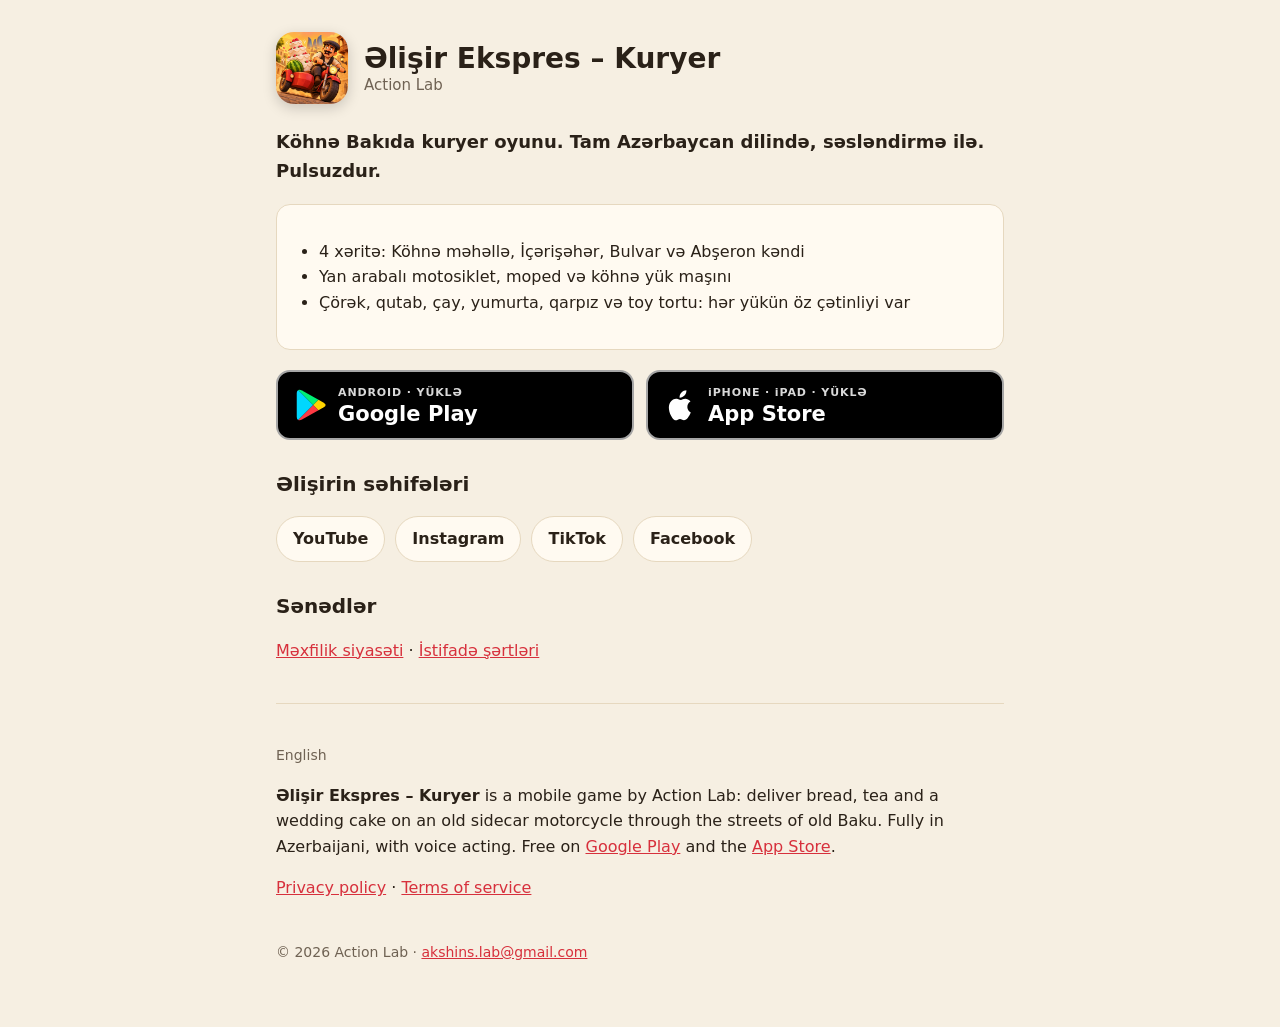
<file: index.html>
<!doctype html>
<html lang="az">
<head>
<meta charset="utf-8">
<meta name="viewport" content="width=device-width, initial-scale=1">
<title>Əlişir Ekspres – Kuryer</title>
<meta name="description" content="Köhnə Bakıda kuryer oyunu. Tam Azərbaycan dilində, səsləndirmə ilə. Pulsuzdur. Action Lab oyunu.">
<link rel="icon" href="icon.png">
<link rel="stylesheet" href="style.css?v=2">
</head>
<body>
<main>
  <header>
    <img src="icon.png" alt="Əlişir Ekspres oyununun ikonu">
    <h1>Əlişir Ekspres – Kuryer<small>Action Lab</small></h1>
  </header>

  <p class="lead">Köhnə Bakıda kuryer oyunu. Tam Azərbaycan dilində, səsləndirmə ilə. Pulsuzdur.</p>
  <div class="card">
    <ul>
      <li>4 xəritə: Köhnə məhəllə, İçərişəhər, Bulvar və Abşeron kəndi</li>
      <li>Yan arabalı motosiklet, moped və köhnə yük maşını</li>
      <li>Çörək, qutab, çay, yumurta, qarpız və toy tortu: hər yükün öz çətinliyi var</li>
    </ul>
  </div>

  <div class="stores">
    <a class="store" href="https://play.google.com/store/apps/details?id=az.actionlab.elisir.kuryer.oyunu">
      <svg viewBox="0 0 40 44" width="30" height="34" aria-hidden="true"><path d="M3 2 L23 22 L3 42 Q1 41 1 38 V6 Q1 3 3 2Z" fill="#00d7fe"/><path d="M3 2 Q5 1 8 2.6 L30 15 L23 22Z" fill="#00f076"/><path d="M3 42 Q5 43 8 41.4 L30 29 L23 22Z" fill="#ff3a44"/><path d="M30 15 L37 19 Q39.5 20.5 39.5 22 Q39.5 23.5 37 25 L30 29 L23 22Z" fill="#ffd400"/></svg>
      <span><small>ANDROID · YÜKLƏ</small><b>Google Play</b></span>
    </a>
    <a class="store" href="https://apps.apple.com/app/id6831597069">
      <svg viewBox="0 0 40 48" width="30" height="34" aria-hidden="true"><path fill="#fff" d="M27.6 3.2c.3 3-1 5.7-2.7 7.5-1.8 1.9-4.4 3.2-6.9 3-.3-2.8 1-5.7 2.7-7.4 1.8-1.9 4.7-3.1 6.9-3.1zM33.8 34.6c-1.4 3.1-2.1 4.5-3.9 7.2-2.5 3.8-6.1 4.2-8.2 2.9-2.3-1.4-3.9-1.4-6.3 0-2.3 1.4-5.3 1-7.6-2.5C2.4 34.4 1.4 25.2 4.9 20.1 7.4 16.5 11.3 14.9 14 15.3c2.3.3 3.9 1.7 5.7 1.7 1.8 0 3.5-1.7 6.4-1.7 2.4 0 5.3 1.3 7.3 3.9-6.4 3.5-5.4 12.7.4 15.4z"/></svg>
      <span><small>iPHONE · iPAD · YÜKLƏ</small><b>App Store</b></span>
    </a>
  </div>

  <h2>Əlişirin səhifələri</h2>
  <div class="links">
    <a href="https://www.youtube.com/@elisir.ekspres">YouTube</a>
    <a href="https://www.instagram.com/elisir.ekspres/">Instagram</a>
    <a href="https://www.tiktok.com/@elisir.ekspres">TikTok</a>
    <a href="https://www.facebook.com/profile.php?id=61596344071146">Facebook</a>
  </div>

  <h2>Sənədlər</h2>
  <p><a href="privacy.html">Məxfilik siyasəti</a> · <a href="terms.html">İstifadə şərtləri</a></p>

  <hr>
  <p class="lang">English</p>
  <p><b>Əlişir Ekspres – Kuryer</b> is a mobile game by Action Lab: deliver bread, tea and a wedding cake on an old sidecar motorcycle through the streets of old Baku. Fully in Azerbaijani, with voice acting. Free on <a href="https://play.google.com/store/apps/details?id=az.actionlab.elisir.kuryer.oyunu">Google Play</a> and the <a href="https://apps.apple.com/app/id6831597069">App Store</a>.</p>
  <p><a href="privacy.html#en">Privacy policy</a> · <a href="terms.html#en">Terms of service</a></p>

  <footer>© 2026 Action Lab · <a href="mailto:akshins.lab@gmail.com">akshins.lab@gmail.com</a></footer>
</main>
</body>
</html>
</file>
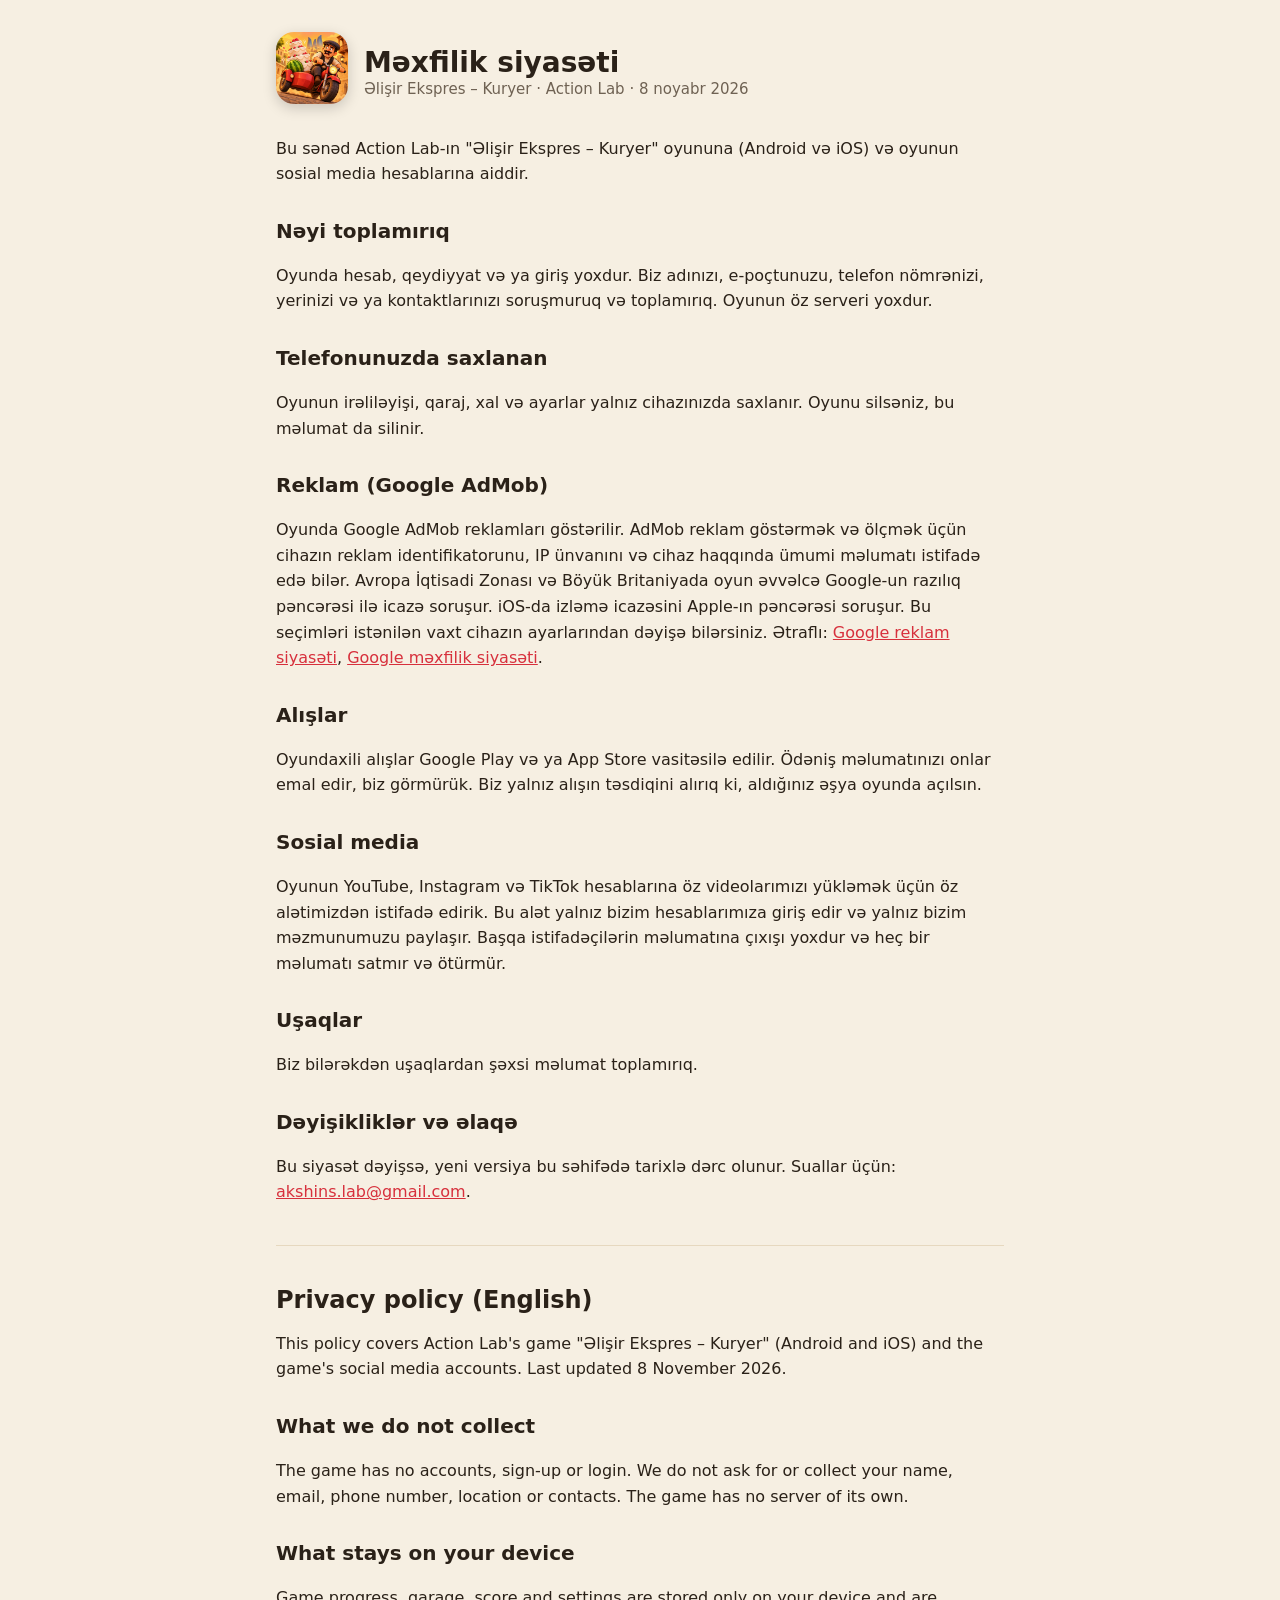
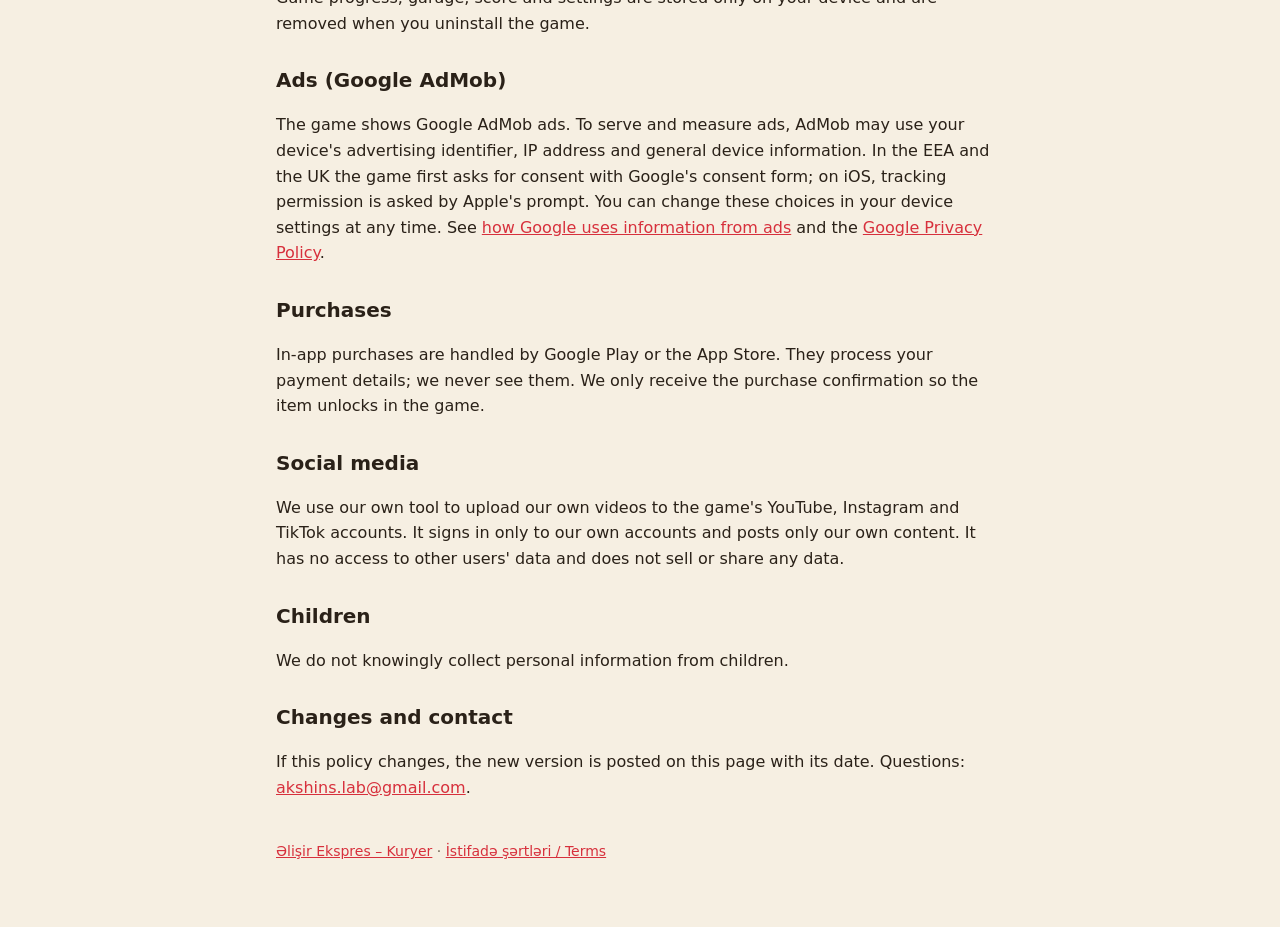
<file: privacy.html>
<!doctype html>
<html lang="az">
<head>
<meta charset="utf-8">
<meta name="viewport" content="width=device-width, initial-scale=1">
<title>Məxfilik siyasəti – Əlişir Ekspres</title>
<link rel="icon" href="icon.png">
<link rel="stylesheet" href="style.css">
</head>
<body>
<main>
  <header>
    <a href="index.html"><img src="icon.png" alt="Əlişir Ekspres"></a>
    <h1>Məxfilik siyasəti<small>Əlişir Ekspres – Kuryer · Action Lab · 8 noyabr 2026</small></h1>
  </header>

  <p>Bu sənəd Action Lab-ın "Əlişir Ekspres – Kuryer" oyununa (Android və iOS) və oyunun sosial media hesablarına aiddir.</p>

  <h2>Nəyi toplamırıq</h2>
  <p>Oyunda hesab, qeydiyyat və ya giriş yoxdur. Biz adınızı, e-poçtunuzu, telefon nömrənizi, yerinizi və ya kontaktlarınızı soruşmuruq və toplamırıq. Oyunun öz serveri yoxdur.</p>

  <h2>Telefonunuzda saxlanan</h2>
  <p>Oyunun irəliləyişi, qaraj, xal və ayarlar yalnız cihazınızda saxlanır. Oyunu silsəniz, bu məlumat da silinir.</p>

  <h2>Reklam (Google AdMob)</h2>
  <p>Oyunda Google AdMob reklamları göstərilir. AdMob reklam göstərmək və ölçmək üçün cihazın reklam identifikatorunu, IP ünvanını və cihaz haqqında ümumi məlumatı istifadə edə bilər. Avropa İqtisadi Zonası və Böyük Britaniyada oyun əvvəlcə Google-un razılıq pəncərəsi ilə icazə soruşur. iOS-da izləmə icazəsini Apple-ın pəncərəsi soruşur. Bu seçimləri istənilən vaxt cihazın ayarlarından dəyişə bilərsiniz. Ətraflı: <a href="https://policies.google.com/technologies/ads">Google reklam siyasəti</a>, <a href="https://policies.google.com/privacy">Google məxfilik siyasəti</a>.</p>

  <h2>Alışlar</h2>
  <p>Oyundaxili alışlar Google Play və ya App Store vasitəsilə edilir. Ödəniş məlumatınızı onlar emal edir, biz görmürük. Biz yalnız alışın təsdiqini alırıq ki, aldığınız əşya oyunda açılsın.</p>

  <h2>Sosial media</h2>
  <p>Oyunun YouTube, Instagram və TikTok hesablarına öz videolarımızı yükləmək üçün öz alətimizdən istifadə edirik. Bu alət yalnız bizim hesablarımıza giriş edir və yalnız bizim məzmunumuzu paylaşır. Başqa istifadəçilərin məlumatına çıxışı yoxdur və heç bir məlumatı satmır və ötürmür.</p>

  <h2>Uşaqlar</h2>
  <p>Biz bilərəkdən uşaqlardan şəxsi məlumat toplamırıq.</p>

  <h2>Dəyişikliklər və əlaqə</h2>
  <p>Bu siyasət dəyişsə, yeni versiya bu səhifədə tarixlə dərc olunur. Suallar üçün: <a href="mailto:akshins.lab@gmail.com">akshins.lab@gmail.com</a>.</p>

  <hr>
  <h1 id="en" style="font-size:24px">Privacy policy (English)</h1>
  <p>This policy covers Action Lab's game "Əlişir Ekspres – Kuryer" (Android and iOS) and the game's social media accounts. Last updated 8 November 2026.</p>
  <h2>What we do not collect</h2>
  <p>The game has no accounts, sign-up or login. We do not ask for or collect your name, email, phone number, location or contacts. The game has no server of its own.</p>
  <h2>What stays on your device</h2>
  <p>Game progress, garage, score and settings are stored only on your device and are removed when you uninstall the game.</p>
  <h2>Ads (Google AdMob)</h2>
  <p>The game shows Google AdMob ads. To serve and measure ads, AdMob may use your device's advertising identifier, IP address and general device information. In the EEA and the UK the game first asks for consent with Google's consent form; on iOS, tracking permission is asked by Apple's prompt. You can change these choices in your device settings at any time. See <a href="https://policies.google.com/technologies/ads">how Google uses information from ads</a> and the <a href="https://policies.google.com/privacy">Google Privacy Policy</a>.</p>
  <h2>Purchases</h2>
  <p>In-app purchases are handled by Google Play or the App Store. They process your payment details; we never see them. We only receive the purchase confirmation so the item unlocks in the game.</p>
  <h2>Social media</h2>
  <p>We use our own tool to upload our own videos to the game's YouTube, Instagram and TikTok accounts. It signs in only to our own accounts and posts only our own content. It has no access to other users' data and does not sell or share any data.</p>
  <h2>Children</h2>
  <p>We do not knowingly collect personal information from children.</p>
  <h2>Changes and contact</h2>
  <p>If this policy changes, the new version is posted on this page with its date. Questions: <a href="mailto:akshins.lab@gmail.com">akshins.lab@gmail.com</a>.</p>

  <footer><a href="index.html">Əlişir Ekspres – Kuryer</a> · <a href="terms.html">İstifadə şərtləri / Terms</a></footer>
</main>
</body>
</html>
</file>
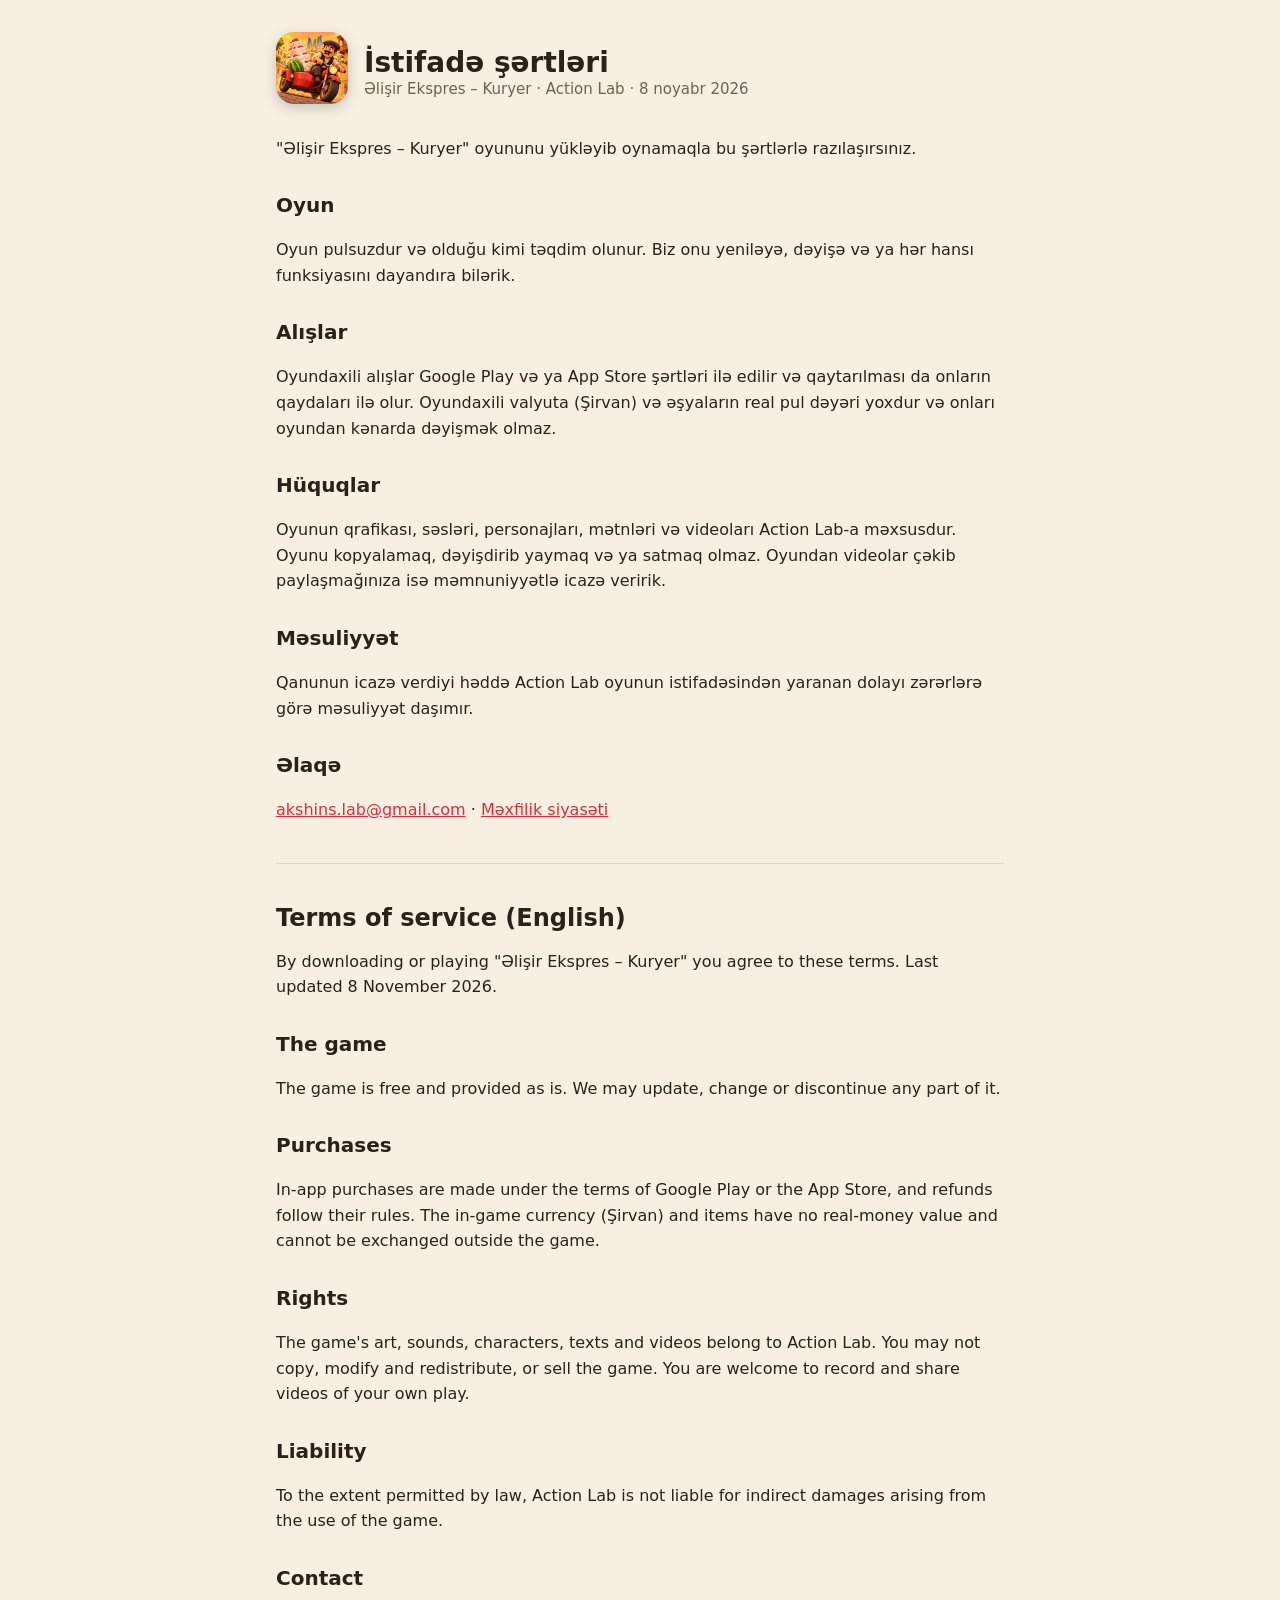
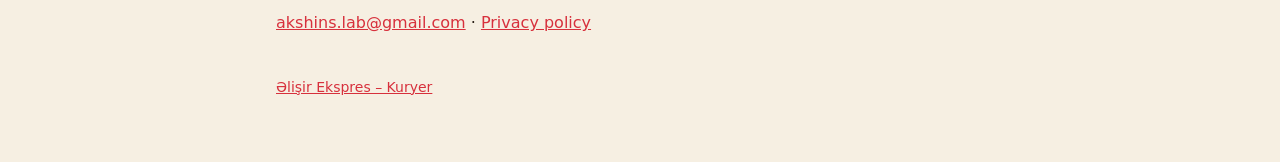
<file: terms.html>
<!doctype html>
<html lang="az">
<head>
<meta charset="utf-8">
<meta name="viewport" content="width=device-width, initial-scale=1">
<title>İstifadə şərtləri – Əlişir Ekspres</title>
<link rel="icon" href="icon.png">
<link rel="stylesheet" href="style.css">
</head>
<body>
<main>
  <header>
    <a href="index.html"><img src="icon.png" alt="Əlişir Ekspres"></a>
    <h1>İstifadə şərtləri<small>Əlişir Ekspres – Kuryer · Action Lab · 8 noyabr 2026</small></h1>
  </header>

  <p>"Əlişir Ekspres – Kuryer" oyununu yükləyib oynamaqla bu şərtlərlə razılaşırsınız.</p>
  <h2>Oyun</h2>
  <p>Oyun pulsuzdur və olduğu kimi təqdim olunur. Biz onu yeniləyə, dəyişə və ya hər hansı funksiyasını dayandıra bilərik.</p>
  <h2>Alışlar</h2>
  <p>Oyundaxili alışlar Google Play və ya App Store şərtləri ilə edilir və qaytarılması da onların qaydaları ilə olur. Oyundaxili valyuta (Şirvan) və əşyaların real pul dəyəri yoxdur və onları oyundan kənarda dəyişmək olmaz.</p>
  <h2>Hüquqlar</h2>
  <p>Oyunun qrafikası, səsləri, personajları, mətnləri və videoları Action Lab-a məxsusdur. Oyunu kopyalamaq, dəyişdirib yaymaq və ya satmaq olmaz. Oyundan videolar çəkib paylaşmağınıza isə məmnuniyyətlə icazə veririk.</p>
  <h2>Məsuliyyət</h2>
  <p>Qanunun icazə verdiyi həddə Action Lab oyunun istifadəsindən yaranan dolayı zərərlərə görə məsuliyyət daşımır.</p>
  <h2>Əlaqə</h2>
  <p><a href="mailto:akshins.lab@gmail.com">akshins.lab@gmail.com</a> · <a href="privacy.html">Məxfilik siyasəti</a></p>

  <hr>
  <h1 id="en" style="font-size:24px">Terms of service (English)</h1>
  <p>By downloading or playing "Əlişir Ekspres – Kuryer" you agree to these terms. Last updated 8 November 2026.</p>
  <h2>The game</h2>
  <p>The game is free and provided as is. We may update, change or discontinue any part of it.</p>
  <h2>Purchases</h2>
  <p>In-app purchases are made under the terms of Google Play or the App Store, and refunds follow their rules. The in-game currency (Şirvan) and items have no real-money value and cannot be exchanged outside the game.</p>
  <h2>Rights</h2>
  <p>The game's art, sounds, characters, texts and videos belong to Action Lab. You may not copy, modify and redistribute, or sell the game. You are welcome to record and share videos of your own play.</p>
  <h2>Liability</h2>
  <p>To the extent permitted by law, Action Lab is not liable for indirect damages arising from the use of the game.</p>
  <h2>Contact</h2>
  <p><a href="mailto:akshins.lab@gmail.com">akshins.lab@gmail.com</a> · <a href="privacy.html#en">Privacy policy</a></p>

  <footer><a href="index.html">Əlişir Ekspres – Kuryer</a></footer>
</main>
</body>
</html>
</file>
<file: style.css>
:root{--bg:#f6efe2;--card:#fffaf1;--ink:#2a2118;--muted:#6f6253;--accent:#d7303c;--gold:#e0a21f;--line:#e6d8bf}
@media (prefers-color-scheme:dark){:root{--bg:#17130f;--card:#221c16;--ink:#f1e6cc;--muted:#b6a68c;--accent:#ff5a63;--gold:#ffc23a;--line:#3a3026}}
*{box-sizing:border-box}
body{margin:0;background:var(--bg);color:var(--ink);font:16px/1.6 system-ui,-apple-system,"Segoe UI",Roboto,sans-serif}
main{max-width:760px;margin:0 auto;padding:32px 16px 64px}
header{display:flex;align-items:center;gap:16px;margin-bottom:24px}
header img{width:72px;height:72px;border-radius:18px;box-shadow:0 4px 14px rgba(0,0,0,.18)}
h1{font-size:28px;line-height:1.2;margin:0}
h1 small{display:block;font-size:15px;font-weight:500;color:var(--muted)}
h2{font-size:20px;margin:28px 0 8px}
a{color:var(--accent)}
.card{background:var(--card);border:1px solid var(--line);border-radius:14px;padding:18px 20px;margin:16px 0}
.links{display:flex;flex-wrap:wrap;gap:10px;margin:16px 0}
.links a{display:inline-block;padding:9px 16px;border-radius:999px;background:var(--card);border:1px solid var(--line);text-decoration:none;color:var(--ink);font-weight:600}
.links a.main{background:var(--accent);border-color:var(--accent);color:#fff}
.lang{font-size:14px;color:var(--muted)}
hr{border:0;border-top:1px solid var(--line);margin:40px 0}
footer{font-size:14px;color:var(--muted);margin-top:40px}
ul{padding-left:22px}
.lead{font-size:18px;font-weight:600}
.stores{display:flex;flex-wrap:wrap;gap:12px;margin:20px 0}
.store{flex:1 1 220px;display:flex;align-items:center;gap:12px;padding:12px 18px;background:#000;border:2px solid #a6a6a6;border-radius:14px;color:#fff;text-decoration:none}
.store:hover,.store:focus-visible{border-color:var(--gold)}
.store svg{width:30px;height:34px;flex:none}
.store small{display:block;font-size:11px;font-weight:700;letter-spacing:.08em;opacity:.85}
.store b{display:block;font-size:21px;line-height:1.15}
</file>
